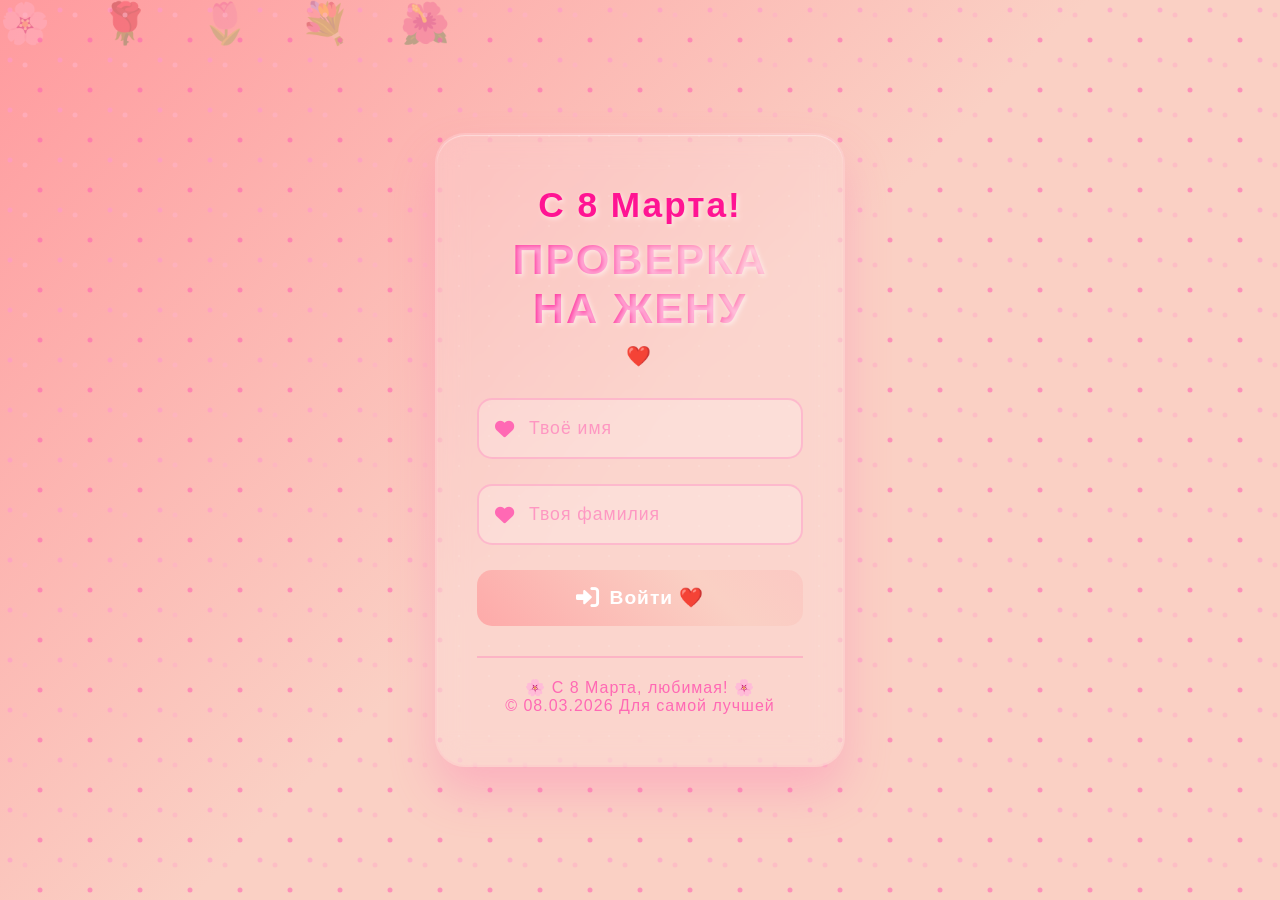
<file: Index.html>
<!DOCTYPE html>
<html lang="ru">
<head>
    <meta charset="UTF-8">
    <title>С 8 Марта! ❤️</title>
    <link rel="stylesheet" href="cssANDjs/index.css">
    <link rel="stylesheet" href="https://cdnjs.cloudflare.com/ajax/libs/font-awesome/6.0.0-beta3/css/all.min.css">
    <style>
        .modal-overlay {
            display: none;
            position: fixed;
            top: 0;
            left: 0;
            width: 100%;
            height: 100%;
            background: rgba(0, 0, 0, 0.5);
            backdrop-filter: blur(5px);
            z-index: 1000;
            justify-content: center;
            align-items: center;
        }
        
        .modal-card {
            background: rgba(255, 240, 245, 0.95);
            backdrop-filter: blur(10px);
            border-radius: 30px;
            padding: 50px 40px;
            text-align: center;
            color: #ff1493;
            border: 2px solid rgba(255, 105, 180, 0.3);
            box-shadow: 0 25px 45px rgba(255, 105, 180, 0.4);
            animation: modalFadeIn 0.3s ease;
            max-width: 400px;
            width: 90%;
            position: relative;
        }
        
        .modal-card i {
            font-size: 70px;
            color: #ff1493;
            margin-bottom: 20px;
            animation: modalHeartBeat 1.5s infinite;
        }
        
        .modal-card h2 {
            font-size: 2em;
            margin-bottom: 15px;
            color: #ff1493;
        }
        
        .modal-card p {
            font-size: 1.2em;
            margin-bottom: 25px;
            line-height: 1.5;
        }
        
        .modal-close {
            background: linear-gradient(45deg, #ff9a9e, #ff69b4);
            border: none;
            border-radius: 15px;
            color: white;
            padding: 12px 30px;
            font-size: 1.1em;
            cursor: pointer;
            transition: all 0.3s ease;
            border: 2px solid rgba(255, 255, 255, 0.3);
        }
        
        .modal-close:hover {
            transform: scale(1.05);
            box-shadow: 0 10px 25px rgba(255, 105, 180, 0.4);
        }
        
        @keyframes modalFadeIn {
            from {
                opacity: 0;
                transform: translateY(30px);
            }
            to {
                opacity: 1;
                transform: translateY(0);
            }
        }
        
        @keyframes modalHeartBeat {
            0%, 100% { transform: scale(1); }
            25% { transform: scale(1.2); }
            35% { transform: scale(1); }
            45% { transform: scale(1.1); }
            55% { transform: scale(1); }
        }
    </style>
</head>
<body>
    <div class="container">
        <div class="login-card">
            <div class="login-header">
                <h1>С 8 Марта!</h1>
                <div class="system-name">
                    <h1>Проверка на жену</h1>
                </div>
            </div>

            <form class="login-form" onsubmit="return checkLogin(event)">
                <div class="input-group">
                    <i class="fas fa-heart"></i>  
                    <input type="text" id="username" placeholder="Твоё имя" required>
                </div>
                
                <div class="input-group">
                    <i class="fas fa-heart"></i>  
                    <input type="text" id="password" placeholder="Твоя фамилия" required>
                </div>
                
                <button type="submit" class="login-btn">
                    <i class="fas fa-sign-in-alt"></i>
                    Войти ❤️
                </button>
            </form>

            <div id="errorModal" class="modal-overlay">
                <div class="modal-card">
                    <i class="fas fa-heart-broken"></i>
                    <h2>Ой!</h2>
                    <p id="errorMessage">Забыла фамилию? Подсказка - ты моя жена 💝</p>
                    <button class="modal-close" onclick="closeModal()">Попробовать снова ❤️</button>
                </div>
            </div>
            
            <div class="footer-note">
                <p>🌸 С 8 Марта, любимая! 🌸</p>
                <p>© 08.03.2026 Для самой лучшей</p>
            </div>
        </div>
    </div>

    <script>
        function checkLogin(event) {
            event.preventDefault();
            
            const name = document.getElementById('username').value.trim().toLowerCase();
            const surname = document.getElementById('password').value.trim().toLowerCase();
            
            if (name === '' || surname === '') {
                showError('Заполни все поля, милая! ❤️');
                return false;
            }
            
            if (name === 'ангелина' && surname === 'авдеева') {
                window.location.href = 'mart2.html';
                return true;
            }

            if (name === 'ангелина' && surname !== 'авдеева') {
                showError('Забыла фамилию? Подсказка - ты моя жена 💝');
                return false;
            }
            
            if (surname === 'авдеева' && name !== 'ангелина') {
                showError('Фамилия правильная, но имя не то! ❤️');
                return false;
            }
            
            showError('Неверное имя или фамилия! Попробуй ещё раз 💕');
            return false;
        }
        
        function showError(message) {
            document.getElementById('errorMessage').textContent = message;
            document.getElementById('errorModal').style.display = 'flex';
        }
        
        function closeModal() {
            document.getElementById('errorModal').style.display = 'none';
            document.getElementById('password').value = '';
        }
        
        window.onclick = function(event) {
            const modal = document.getElementById('errorModal');
            if (event.target === modal) {
                closeModal();
            }
        }
    </script>
</body>

</html>
</file>
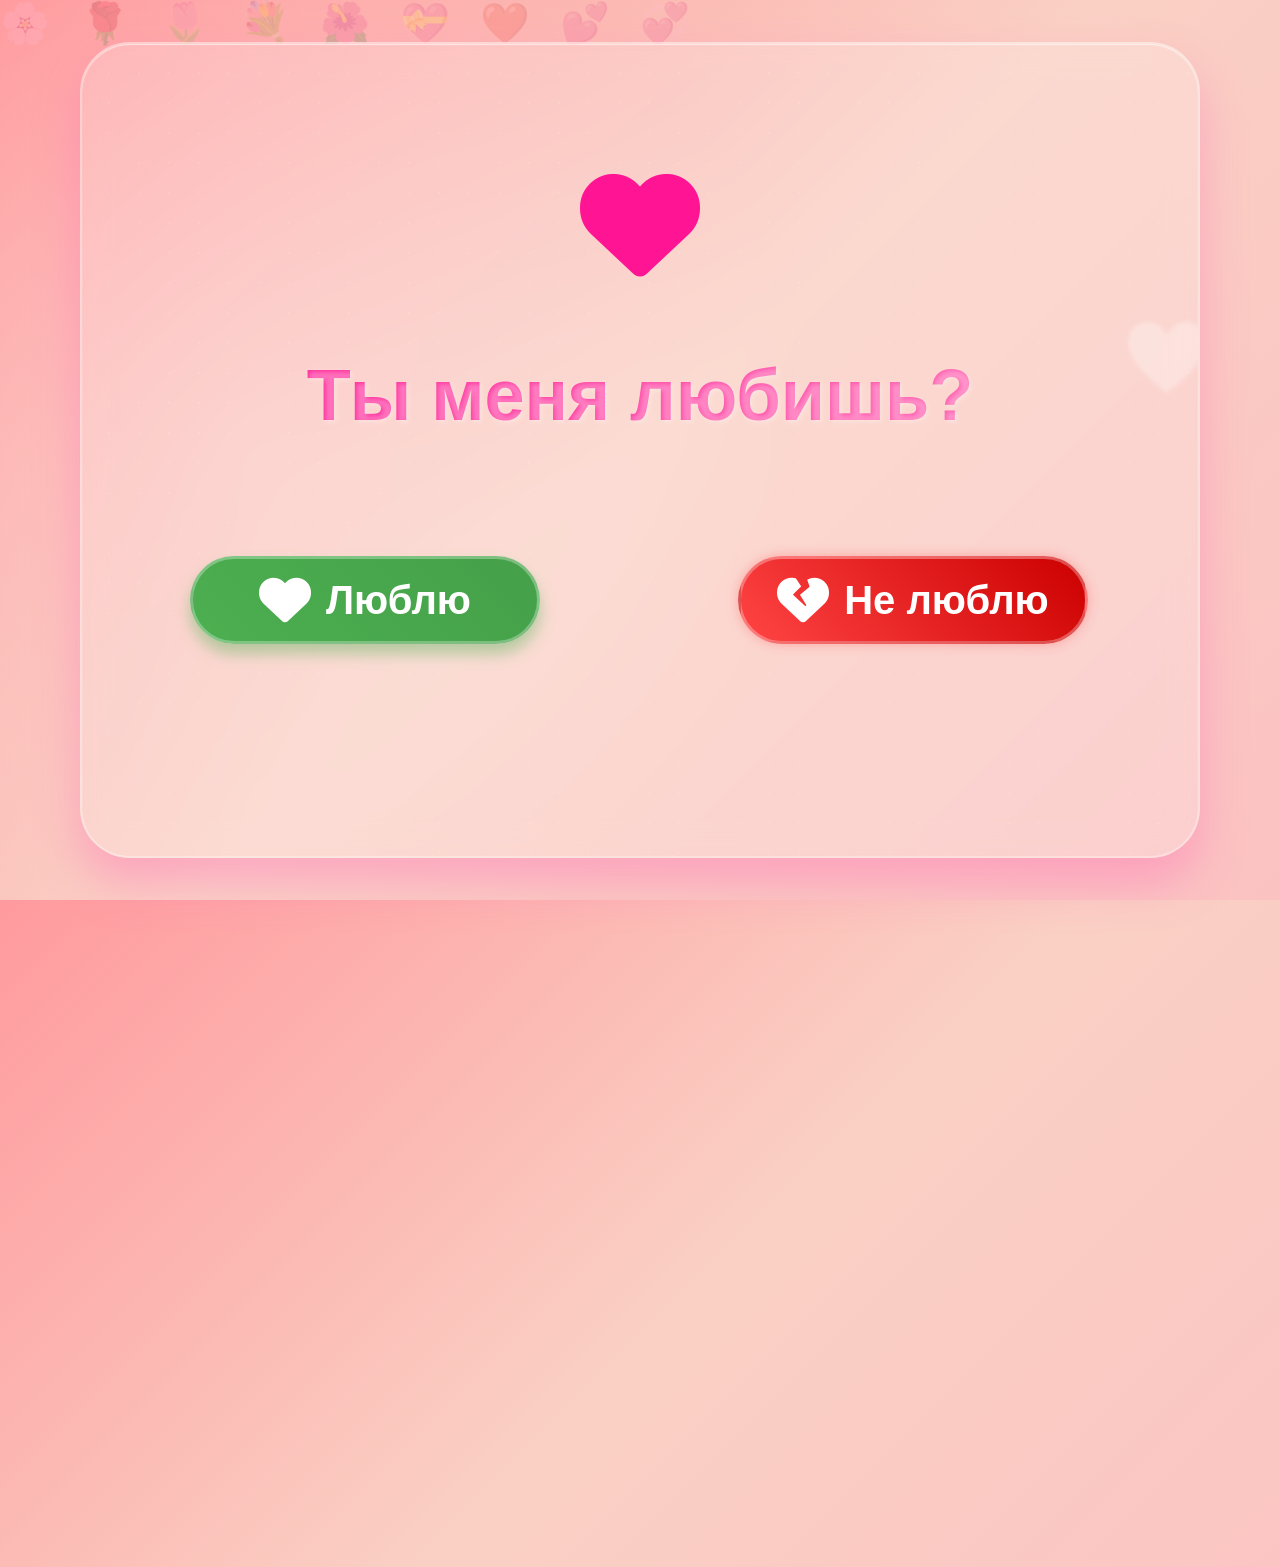
<file: mart2.html>
<!DOCTYPE html>
<html lang="ru">
<head>
    <meta charset="UTF-8">
    <meta name="viewport" content="width=device-width, initial-scale=1.0">
    <title>Для любимой ❤️</title>
    <link rel="stylesheet" href="cssANDjs/mart2.css">
    <link rel="stylesheet" href="https://cdnjs.cloudflare.com/ajax/libs/font-awesome/6.0.0-beta3/css/all.min.css">
</head>
<body>
    <div class="container">
        <div class="card">
            <div class="heart-container">
                <i class="fas fa-heart big-heart"></i>
            </div>
            
            <h1 class="title">Ты меня любишь?</h1>
            
            <div class="buttons-container">
                <button class="love-btn" onclick="showLoveMessage()">
                    <i class="fas fa-heart"></i>
                    Люблю
                </button>
                
                <button class="hate-btn" id="hateBtn" onmouseover="teleportButton()">
                    <i class="fas fa-heart-broken"></i>
                    Не люблю
                </button>
            </div>

            <div id="message" class="message hidden">
                <i class="fas fa-check-circle"></i>
                <p class="main-message">Я тебя тоже очень сильно люблю! ❤️</p>
                <p class="small-text">Ты самая лучшая на свете!</p>
                <button class="next-btn" onclick="goToNextPage()">
                    Перейти далее 🌸
                </button>
            </div>

            <script> 
            function goToNextPage(){
                window.location.href = 'mart3.html';
            }

            </script>

            <div class="falling-hearts" id="fallingHearts"></div>
        </div>
    </div>

    <script src="cssANDjs/js/mart2.js"></script>
</body>
</html>
</file>
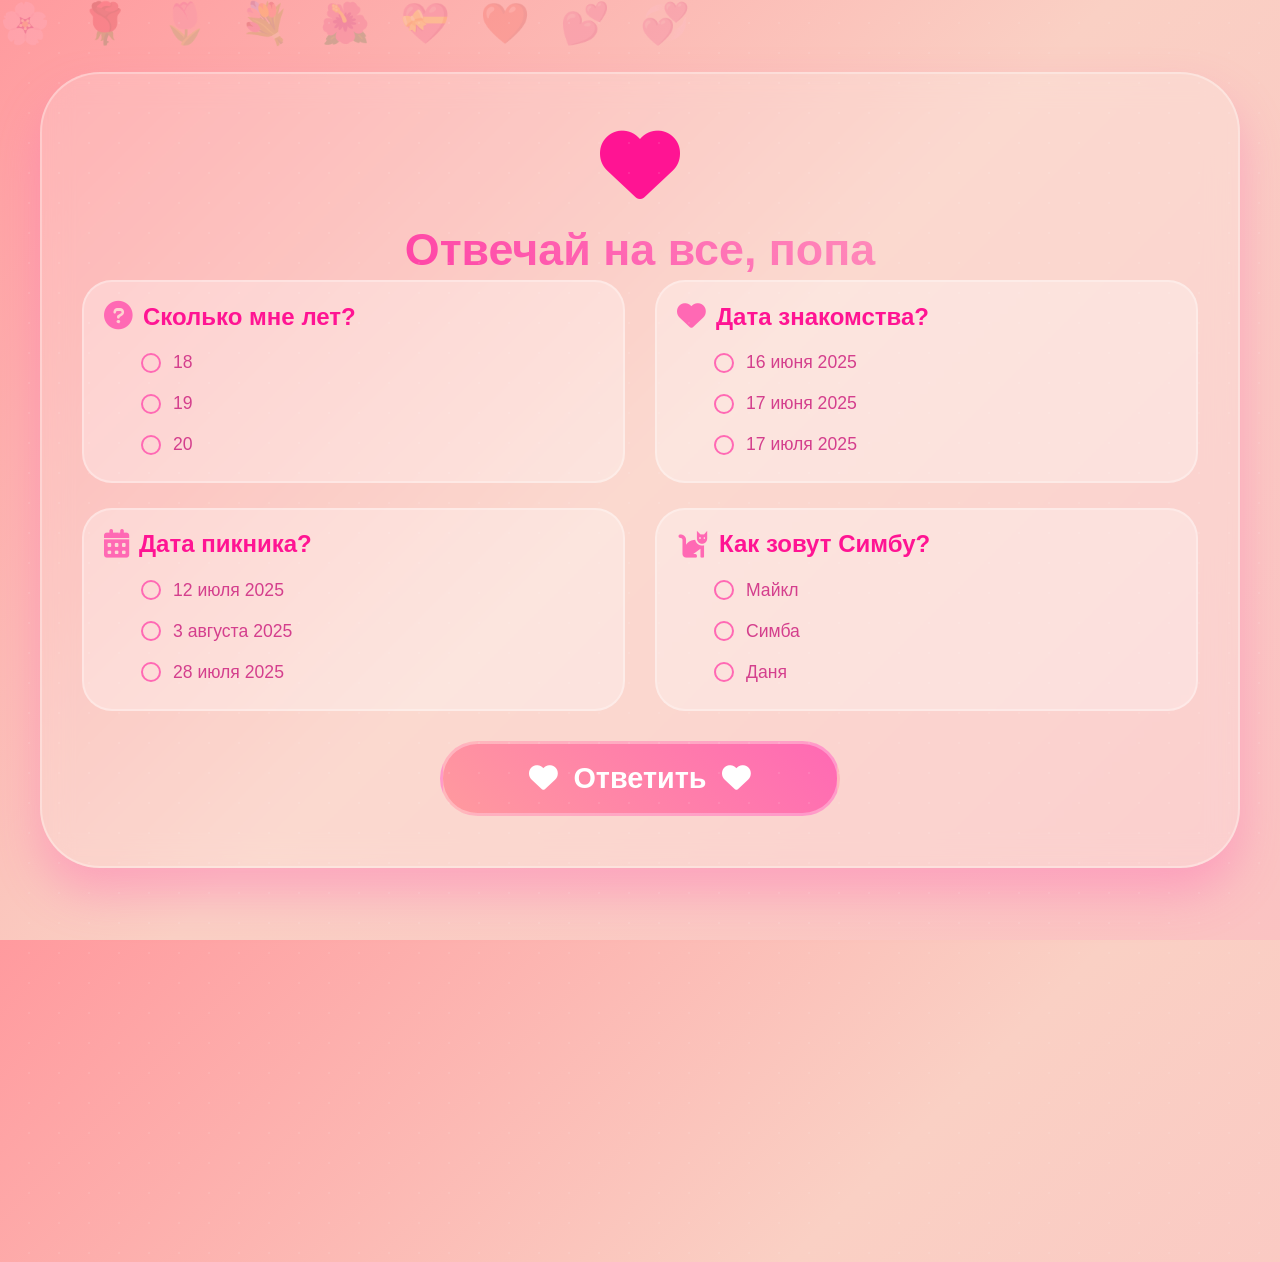
<file: mart3.html>
<!DOCTYPE html>
<html lang="ru">
<head>
    <meta charset="UTF-8">
    <meta name="viewport" content="width=device-width, initial-scale=1.0">
    <title>Вопросник для любимой ❤️</title>
    <link rel="stylesheet" href="cssANDjs/mart3.css">
    <link rel="stylesheet" href="https://cdnjs.cloudflare.com/ajax/libs/font-awesome/6.0.0-beta3/css/all.min.css">
</head>
<body>
    <div class="container">
        <div class="quiz-card">
            <div class="heart-container">
                <i class="fas fa-heart big-heart"></i>
            </div>
            
            <h1 class="title">Отвечай на все, попа</h1>
            
            <form id="quizForm" class="quiz-form">
                <div class="questions-row">
                    <div class="questions-column">
                        <div class="question-block">
                            <h3 class="question-title">
                                <i class="fas fa-question-circle"></i>
                                Сколько мне лет?
                            </h3>
                            <div class="options-group">
                                <label class="option">
                                    <input type="radio" name="q1" value="18">
                                    <span class="radio-custom"></span>
                                    <span class="option-text">18</span>
                                </label>
                                <label class="option">
                                    <input type="radio" name="q1" value="19">
                                    <span class="radio-custom"></span>
                                    <span class="option-text">19</span>
                                </label>
                                <label class="option">
                                    <input type="radio" name="q1" value="20">
                                    <span class="radio-custom"></span>
                                    <span class="option-text">20</span>
                                </label>
                            </div>
                        </div>

                        <div class="question-block">
                            <h3 class="question-title">
                                <i class="fas fa-calendar-alt"></i>
                                Дата пикника?
                            </h3>
                            <div class="options-group">
                                <label class="option">
                                    <input type="radio" name="q2" value="12 июля">
                                    <span class="radio-custom"></span>
                                    <span class="option-text">12 июля 2025</span>
                                </label>
                                <label class="option">
                                    <input type="radio" name="q2" value="3 августа">
                                    <span class="radio-custom"></span>
                                    <span class="option-text">3 августа 2025</span>
                                </label>
                                <label class="option">
                                    <input type="radio" name="q2" value="28 июля">
                                    <span class="radio-custom"></span>
                                    <span class="option-text">28 июля 2025</span>
                                </label>
                            </div>
                        </div>
                    </div>

                    <div class="questions-column">
                        <div class="question-block">
                            <h3 class="question-title">
                                <i class="fas fa-heart"></i>
                                Дата знакомства?
                            </h3>
                            <div class="options-group">
                                <label class="option">
                                    <input type="radio" name="q3" value="16 июня">
                                    <span class="radio-custom"></span>
                                    <span class="option-text">16 июня 2025</span>
                                </label>
                                <label class="option">
                                    <input type="radio" name="q3" value="17 июня">
                                    <span class="radio-custom"></span>
                                    <span class="option-text">17 июня 2025</span>
                                </label>
                                <label class="option">
                                    <input type="radio" name="q3" value="17 июля">
                                    <span class="radio-custom"></span>
                                    <span class="option-text">17 июля 2025</span>
                                </label>
                            </div>
                        </div>

                        <div class="question-block">
                            <h3 class="question-title">
                                <i class="fas fa-cat"></i>
                                Как зовут Симбу?
                            </h3>
                            <div class="options-group">
                                <label class="option">
                                    <input type="radio" name="q4" value="Майкл">
                                    <span class="radio-custom"></span>
                                    <span class="option-text">Майкл</span>
                                </label>
                                <label class="option">
                                    <input type="radio" name="q4" value="Симба">
                                    <span class="radio-custom"></span>
                                    <span class="option-text">Симба</span>
                                </label>
                                <label class="option">
                                    <input type="radio" name="q4" value="Даня">
                                    <span class="radio-custom"></span>
                                    <span class="option-text">Даня</span>
                                </label>
                            </div>
                        </div>
                    </div>
                </div>

                <button type="button" class="submit-btn" onclick="checkAnswers()">
                    <i class="fas fa-heart"></i>
                    Ответить
                    <i class="fas fa-heart"></i>
                </button>
            </form>

            <div id="errorModal" class="modal-overlay">
                <div class="modal-card">
                    <i class="fas fa-heart-broken"></i>
                    <h2>Ой!</h2>
                    <p id="errorMessage">Фу вонючка</p>
                    <button class="modal-close" onclick="closeModal()">
                        <i class="fas fa-redo-alt"></i>
                        Попробовать снова
                    </button>
                </div>
            </div>

            <div id="successModal" class="modal-overlay">
                <div class="modal-card success">
                    <i class="fas fa-check-circle"></i>
                    <h2>Ура! 🎉</h2>
                    <p>Хоть где то угадала, ура ура 💕</p>
                    <button class="modal-next" onclick="goToNextPage()">
                        <i class="fas fa-arrow-right"></i>
                        Перейти дальше
                    </button>
                </div>
            </div>

            <div id="fallingHearts"></div>
        </div>
    </div>

    <script src="cssANDjs/js/mart3.js"></script>
</body>
</html>
</file>
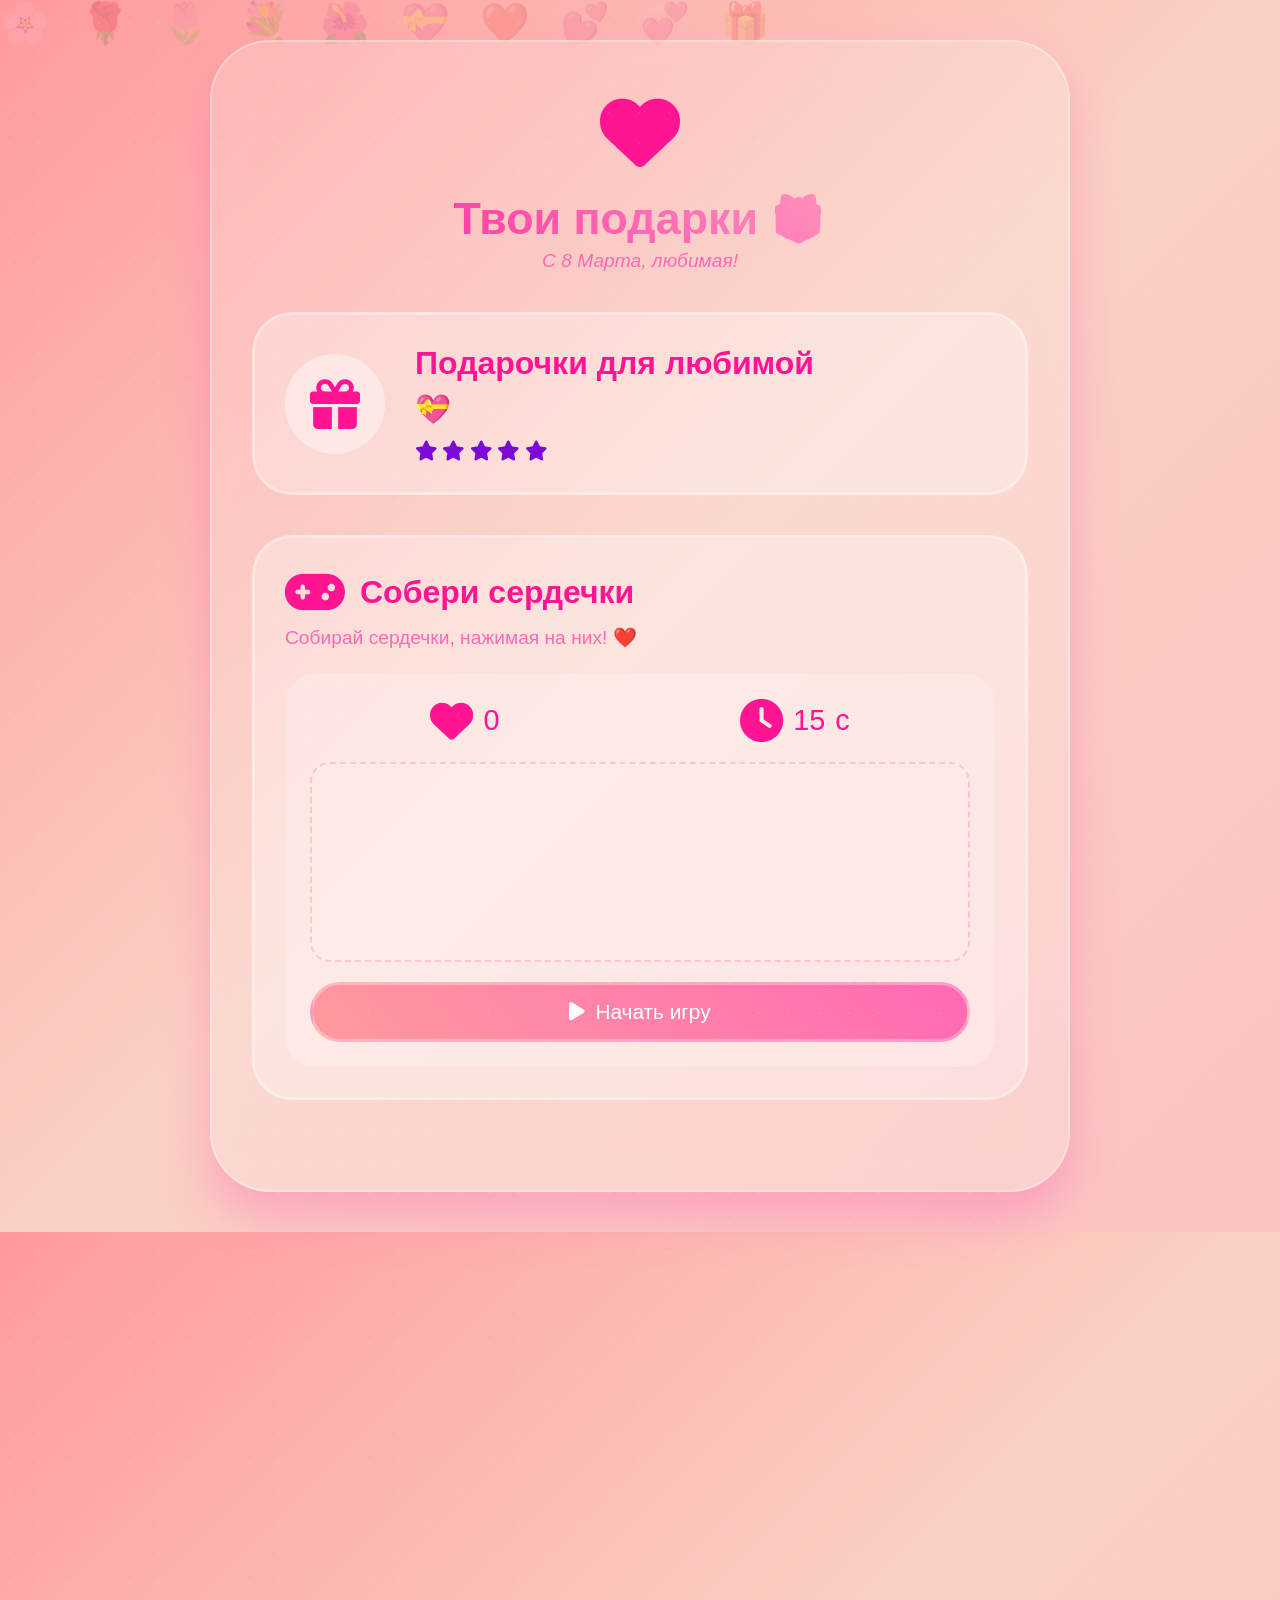
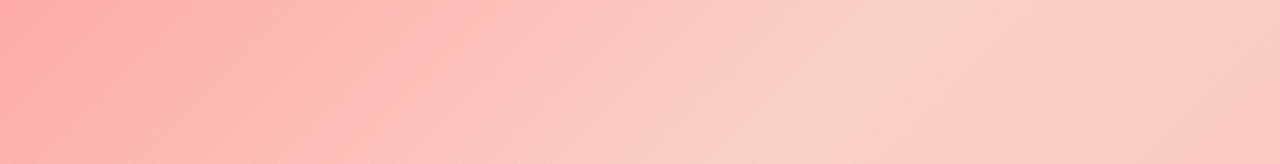
<file: mart4.html>
<!DOCTYPE html>
<html lang="ru">
<head>
    <meta charset="UTF-8">
    <meta name="viewport" content="width=device-width, initial-scale=1.0">
    <title>Твои подарки 🎁</title>
    <link rel="stylesheet" href="cssANDjs/mart4.css">
    <link rel="stylesheet" href="https://cdnjs.cloudflare.com/ajax/libs/font-awesome/6.0.0-beta3/css/all.min.css">
</head>
<body>
    <div class="container">
        <div class="gifts-card">
            <div class="heart-container">
                <i class="fas fa-heart big-heart"></i>
            </div>
            
            <h1 class="title">Твои подарки 🎁</h1>
            <p class="subtitle">С 8 Марта, любимая!</p>
            
            <div class="gift-block" id="gift1" onclick="showSurprise()">
                <div class="gift-icon">
                    <i class="fas fa-gift"></i>
                </div>
                <div class="gift-content">
                    <h2 class="gift-title">Подарочки для любимой</h2>
                    <p class="gift-text">💝</p>
                    <div class="gift-stickers">
                        <i class="fas fa-star"></i>
                        <i class="fas fa-star"></i>
                        <i class="fas fa-star"></i>
                        <i class="fas fa-star"></i>
                        <i class="fas fa-star"></i>
                    </div>
                </div>
            </div>

            <div class="game-section">
                <h2 class="game-title">
                    <i class="fas fa-gamepad"></i>
                    Собери сердечки
                </h2>
                <p class="game-subtitle">Собирай сердечки, нажимая на них! ❤️</p>
                
                <div class="game-container">
                    <div class="game-stats">
                        <div class="stat">
                            <i class="fas fa-heart"></i>
                            <span id="score">0</span>
                        </div>
                        <div class="stat">
                            <i class="fas fa-clock"></i>
                            <span id="timer">15</span>с
                        </div>
                    </div>
                    
                    <div id="gameArea" class="game-area">
                    </div>
                    
                    <button id="startGameBtn" class="game-btn" onclick="startGame()">
                        <i class="fas fa-play"></i>
                        Начать игру
                    </button>
                    
                    <div id="gameResult" class="game-result hidden">
                        <i class="fas fa-trophy"></i>
                        <p id="resultMessage"></p>
                        <button class="play-again-btn" onclick="resetGame()">
                            <i class="fas fa-redo-alt"></i>
                            Играть снова
                        </button>
                    </div>
                </div>
            </div>
            
            <div id="overlay" class="overlay hidden"></div>
            
            <div id="surpriseMessage" class="surprise-message hidden">
                <div class="message-content">
                    <span class="turn-text">ОБЕРНИСЬ</span>
                    <span class="emoji">🎁</span>
                </div>
            </div>

            <div id="fallingHearts"></div>
        </div>
    </div>

    <script src="cssANDjs/js/mart4.js"></script>
</body>
</html>
</file>
<file: cssANDjs/index.css>
* {
    margin: 0;
    padding: 0;
    box-sizing: border-box;
    font-family: 'Segoe UI', Tahoma, Geneva, Verdana, sans-serif;
}

body {
    min-height: 100vh;
    display: flex;
    align-items: center;
    justify-content: center;
    background: linear-gradient(135deg, #ff9a9e 0%, #fad0c4 50%, #fad0c4 100%);
    position: relative;
    overflow: hidden;
}

body::before {
    content: '🌸🌹🌷💐🌺';
    position: absolute;
    font-size: 40px;
    width: 100%;
    height: 100%;
    animation: floatFlowers 15s linear infinite;
    opacity: 0.3;
    color: #ff6b8b;
    white-space: nowrap;
    letter-spacing: 50px;
}

body::after {
    content: '';
    position: absolute;
    width: 100%;
    height: 100%;
    background: url('data:image/svg+xml;utf8,<svg xmlns="http://www.w3.org/2000/svg" viewBox="0 0 100 100"><circle cx="20" cy="20" r="5" fill="%23ff99cc" opacity="0.6"/><circle cx="80" cy="80" r="5" fill="%23ff66b2" opacity="0.6"/><circle cx="50" cy="30" r="5" fill="%23ffb3c6" opacity="0.6"/></svg>');
    background-size: 50px 50px;
    animation: fallPetals 20s linear infinite;
    pointer-events: none;
}

@keyframes moveBackground {
    0% {
        transform: translate(0, 0) rotate(0deg);
    }
    100% {
        transform: translate(-50px, -50px) rotate(10deg);
    }
}

@keyframes floatFlowers {
    0% {
        transform: translateX(-100%) rotate(0deg);
    }
    100% {
        transform: translateX(100%) rotate(360deg);
    }
}

@keyframes fallPetals {
    0% {
        transform: translateY(-100%) rotate(0deg);
        opacity: 0;
    }
    10% {
        opacity: 0.5;
    }
    90% {
        opacity: 0.5;
    }
    100% {
        transform: translateY(100%) rotate(360deg);
        opacity: 0;
    }
}

.container {
    position: relative;
    z-index: 10;
    width: 100%;
    max-width: 450px;
    padding: 20px;
}

.login-card {
    background: rgba(255, 240, 245, 0.2);
    backdrop-filter: blur(15px);
    -webkit-backdrop-filter: blur(15px);
    border-radius: 30px;
    padding: 50px 40px;
    box-shadow: 
        0 25px 45px rgba(255, 105, 180, 0.3),
        inset 0 1px 1px rgba(255, 255, 255, 0.4);
    border: 2px solid rgba(255, 192, 203, 0.3);
    animation: fadeIn 0.8s ease-out, sparkle 3s infinite;
    transition: transform 0.3s ease;
    position: relative;
    overflow: hidden;
}

.login-card::before {
    content: '';
    position: absolute;
    top: -50%;
    left: -50%;
    width: 200%;
    height: 200%;
    background: radial-gradient(circle, rgba(255,255,255,0.3) 1px, transparent 1px);
    background-size: 30px 30px;
    animation: rotateSparkles 20s linear infinite;
    opacity: 0.3;
    pointer-events: none;
}

@keyframes rotateSparkles {
    0% {
        transform: rotate(0deg);
    }
    100% {
        transform: rotate(360deg);
    }
}

@keyframes sparkle {
    0%, 100% {
        box-shadow: 0 25px 45px rgba(255, 105, 180, 0.3);
    }
    50% {
        box-shadow: 0 35px 55px rgba(255, 105, 180, 0.6);
    }
}

.login-card:hover {
    transform: translateY(-5px);
}

@keyframes fadeIn {
    from {
        opacity: 0;
        transform: translateY(30px);
    }
    to {
        opacity: 1;
        transform: translateY(0);
    }
}

.login-header {
    text-align: center;
    margin-bottom: 40px;
}

.login-header h1 {
    color: #ff1493;
    font-size: 2.2em;
    font-weight: 600;
    letter-spacing: 2px;
    text-shadow: 2px 2px 4px rgba(255, 255, 255, 0.5);
    margin-bottom: 10px;
}

.system-name {
    color: #ff69b4;
    font-size: 1.8em;
    font-weight: 700;
    text-transform: uppercase;
    letter-spacing: 4px;
    position: relative;
    display: inline-block;
    padding-bottom: 15px;
}

.system-name h1 {
    color: #ff69b4;
    font-size: 1.5em;
    background: linear-gradient(45deg, #ff1493, #ff69b4, #ffb6c1);
    -webkit-background-clip: text;
    -webkit-text-fill-color: transparent;
    animation: gradientFlow 3s infinite;
}

@keyframes gradientFlow {
    0%, 100% {
        background-position: 0% 50%;
    }
    50% {
        background-position: 100% 50%;
    }
}

.system-name::after {
    content: '❤️';
    position: absolute;
    bottom: -10px;
    left: 50%;
    transform: translateX(-50%);
    font-size: 20px;
    animation: heartBeat 1.5s infinite;
}

@keyframes heartBeat {
    0%, 100% {
        transform: translateX(-50%) scale(1);
    }
    25% {
        transform: translateX(-50%) scale(1.2);
    }
    35% {
        transform: translateX(-50%) scale(1);
    }
    45% {
        transform: translateX(-50%) scale(1.1);
    }
    55% {
        transform: translateX(-50%) scale(1);
    }
}

.input-group {
    margin-bottom: 25px;
    position: relative;
}

.input-group i {
    position: absolute;
    left: 18px;
    top: 50%;
    transform: translateY(-50%);
    color: #ff69b4;
    font-size: 1.2em;
    transition: all 0.3s ease;
    z-index: 1;
}

.input-group input {
    width: 100%;
    padding: 18px 18px 18px 50px;
    background: rgba(255, 255, 255, 0.2);
    border: 2px solid rgba(255, 105, 180, 0.3);
    border-radius: 15px;
    outline: none;
    color: #ff1493;
    font-size: 1.1em;
    transition: all 0.3s ease;
}

.input-group input::placeholder {
    color: rgba(255, 105, 180, 0.6);
    font-weight: 300;
    letter-spacing: 1px;
}

.input-group input:focus {
    border-color: #ff1493;
    background: rgba(255, 255, 255, 0.3);
    box-shadow: 0 0 20px rgba(255, 105, 180, 0.4);
}

.input-group input:focus + i {
    color: #ff1493;
    transform: translateY(-50%) scale(1.1);
}

.login-btn {
    width: 100%;
    padding: 16px;
    background: linear-gradient(45deg, #ff9a9e, #fad0c4, #ffb6c1, #ff69b4);
    background-size: 300% 300%;
    border: none;
    border-radius: 15px;
    color: white;
    font-size: 1.2em;
    font-weight: 600;
    letter-spacing: 1px;
    cursor: pointer;
    transition: all 0.3s ease;
    position: relative;
    overflow: hidden;
    display: flex;
    align-items: center;
    justify-content: center;
    gap: 10px;
    margin-top: 20px;
    animation: gradientBG 3s ease infinite;
}

@keyframes gradientBG {
    0% {
        background-position: 0% 50%;
    }
    50% {
        background-position: 100% 50%;
    }
    100% {
        background-position: 0% 50%;
    }
}

.login-btn i {
    font-size: 1.2em;
    transition: transform 0.3s ease;
}

.login-btn:hover {
    background: linear-gradient(45deg, #ff69b4, #ffb6c1, #fad0c4, #ff9a9e);
    background-size: 300% 300%;
    box-shadow: 
        0 10px 25px rgba(255, 105, 180, 0.4),
        0 5px 15px rgba(255, 20, 147, 0.3);
    transform: translateY(-2px);
}

.login-btn:hover i {
    transform: translateX(5px);
}

.login-btn:active {
    transform: translateY(0);
    box-shadow: 0 5px 15px rgba(255, 105, 180, 0.3);
}

.login-btn::before {
    content: '🌸';
    position: absolute;
    left: -30px;
    top: 50%;
    transform: translateY(-50%);
    font-size: 20px;
    opacity: 0;
    transition: left 0.5s ease, opacity 0.5s ease;
}

.login-btn:hover::before {
    left: 10px;
    opacity: 1;
}

.login-btn::after {
    content: '🌹';
    position: absolute;
    right: -30px;
    top: 50%;
    transform: translateY(-50%);
    font-size: 20px;
    opacity: 0;
    transition: right 0.5s ease, opacity 0.5s ease;
}

.login-btn:hover::after {
    right: 10px;
    opacity: 1;
}

.footer-note {
    text-align: center;
    margin-top: 30px;
    color: #ff69b4;
    font-size: 1em;
    letter-spacing: 1px;
    border-top: 2px solid rgba(255, 105, 180, 0.3);
    padding-top: 20px;
    animation: glowText 2s infinite;
}

@keyframes glowText {
    0%, 100% {
        text-shadow: 0 0 5px #ffb6c1;
    }
    50% {
        text-shadow: 0 0 15px #ff69b4;
    }
}

.login-form:focus-within {
    animation: formFocus 0.3s ease;
}

@keyframes formFocus {
    0%, 100% {
        transform: scale(1);
    }
    50% {
        transform: scale(1.02);
    }
}

@media (max-width: 480px) {
    .login-card {
        padding: 30px 25px;
    }
    
    .login-header h1 {
        font-size: 1.8em;
    }
    
    .system-name {
        font-size: 1.2em;
    }
    
    .input-group input {
        padding: 15px 15px 15px 45px;
        font-size: 1em;
    }
    
    .login-btn {
        padding: 14px;
        font-size: 1.1em;
    }
}

@media (max-width: 320px) {
    .login-card {
        padding: 20px 15px;
    }
    
    .login-header h1 {
        font-size: 1.5em;
    }
    
    .system-name {
        font-size: 1em;
    }
}

@keyframes glow {
    0%, 100% {
        box-shadow: 0 0 10px rgba(255, 105, 180, 0.3);
    }
    50% {
        box-shadow: 0 0 20px rgba(255, 105, 180, 0.6);
    }
}

.input-group input:focus {
    animation: glow 2s infinite;
}
</file>
<file: cssANDjs/mart2.css>
/* Общие стили */
* {
    margin: 0;
    padding: 0;
    box-sizing: border-box;
    font-family: 'Segoe UI', Tahoma, Geneva, Verdana, sans-serif;
}

body {
    min-height: 100vh;
    display: flex;
    align-items: center;
    justify-content: center;
    background: linear-gradient(135deg, #ff9a9e 0%, #fad0c4 50%, #fbc2c2 100%);
    position: relative;
    overflow: hidden;
}

/* Анимированные фоновые элементы */
body::before {
    content: '🌸🌹🌷💐🌺💝❤️💕💞';
    position: absolute;
    font-size: 40px;
    width: 100%;
    height: 100%;
    animation: floatFlowers 15s linear infinite;
    opacity: 0.2;
    color: #ff6b8b;
    white-space: nowrap;
    letter-spacing: 30px;
}

body::after {
    content: '';
    position: absolute;
    width: 100%;
    height: 100%;
    background: radial-gradient(circle at 20% 50%, rgba(255,255,255,0.2) 0%, transparent 50%);
    animation: pulseGlow 3s ease-in-out infinite;
}

@keyframes floatFlowers {
    0% {
        transform: translateX(-100%) rotate(0deg);
    }
    100% {
        transform: translateX(100%) rotate(360deg);
    }
}

@keyframes pulseGlow {
    0%, 100% {
        opacity: 0.3;
    }
    50% {
        opacity: 0.6;
    }
}

.container {
    position: relative;
    z-index: 10;
    width: 100%;
    max-width: 1200px;  /* Увеличили максимальную ширину */
    min-height: 800px;   /* Добавили минимальную высоту */
    padding: 40px;
}

/* Карточка */
.card {
    background: rgba(255, 255, 255, 0.2);
    backdrop-filter: blur(15px);
    -webkit-backdrop-filter: blur(15px);
    border-radius: 50px;
    padding: 80px 60px;  /* Увеличили отступы */
    box-shadow: 
        0 25px 45px rgba(255, 105, 180, 0.4),
        inset 0 1px 1px rgba(255, 255, 255, 0.6);
    border: 2px solid rgba(255, 255, 255, 0.3);
    animation: cardAppear 0.8s ease-out;
    text-align: center;
    position: relative;
    overflow: hidden;
    min-height: 700px;  /* Минимальная высота карточки */
    display: flex;
    flex-direction: column;
    justify-content: center;
}

.card::before {
    content: '';
    position: absolute;
    top: -50%;
    left: -50%;
    width: 200%;
    height: 200%;
    background: radial-gradient(circle, rgba(255,255,255,0.3) 1px, transparent 1px);
    background-size: 30px 30px;
    animation: rotateSparkles 20s linear infinite;
    opacity: 0.3;
    pointer-events: none;
}

@keyframes rotateSparkles {
    0% {
        transform: rotate(0deg);
    }
    100% {
        transform: rotate(360deg);
    }
}

@keyframes cardAppear {
    from {
        opacity: 0;
        transform: scale(0.9) translateY(30px);
    }
    to {
        opacity: 1;
        transform: scale(1) translateY(0);
    }
}

/* Заголовок */
.title {
    font-size: 4.5em;  /* Увеличили */
    font-weight: 800;
    margin-bottom: 60px;
    background: linear-gradient(45deg, #ff1493, #ff69b4, #ffb6c1, #ff1493);
    background-size: 300% 300%;
    -webkit-background-clip: text;
    -webkit-text-fill-color: transparent;
    animation: gradientFlow 3s infinite;
    text-shadow: 2px 2px 4px rgba(255, 255, 255, 0.3);
    position: relative;
    display: inline-block;
}

.title::after {
    content: '❤️';
    position: absolute;
    font-size: 70px;
    top: -40px;
    right: -70px;
    animation: bounce 1s infinite;
}

@keyframes bounce {
    0%, 100% {
        transform: translateY(0) rotate(0deg);
    }
    50% {
        transform: translateY(-20px) rotate(10deg);
    }
}

@keyframes gradientFlow {
    0%, 100% {
        background-position: 0% 50%;
    }
    50% {
        background-position: 100% 50%;
    }
}

/* Контейнер для сердца */
.heart-container {
    margin: 40px 0;
    position: relative;
    height: 150px;
}

.big-heart {
    font-size: 120px;  /* Увеличили */
    color: #ff1493;
    animation: heartPulse 1.2s infinite;
    display: inline-block;
}

@keyframes heartPulse {
    0%, 100% {
        transform: scale(1);
        text-shadow: 0 0 10px rgba(255, 20, 147, 0.5);
    }
    25% {
        transform: scale(1.1);
        text-shadow: 0 0 20px rgba(255, 20, 147, 0.8);
    }
    50% {
        transform: scale(1.2);
        text-shadow: 0 0 30px rgba(255, 20, 147, 1);
    }
    75% {
        transform: scale(1.1);
        text-shadow: 0 0 20px rgba(255, 20, 147, 0.8);
    }
}

.buttons-container {
    position: relative;
    min-height: 220px;  
    display: flex;
    flex-direction: column;
    align-items: center;
    gap: 40px;
    margin-top: 60px;
}

.love-btn {
    padding: 15px 80px;  
    font-size: 2.5em;    
    font-weight: 600;
    background: linear-gradient(45deg, #4CAF50, #45a049);
    border: none;
    border-radius: 80px;
    color: white;
    cursor: pointer;
    transition: all 0.3s ease;
    box-shadow: 0 10px 15px rgba(76, 175, 80, 0.4);
    border: 3px solid rgba(255, 255, 255, 0.3);
    z-index: 20;
    width: 350px;  
    display: flex;
    align-items: center;
    justify-content: center;
    gap: 15px;

    margin-left: -550px;
}

.love-btn:hover {
    background: linear-gradient(45deg, #45a049, #4CAF50);
    transform: scale(1.1);
    box-shadow: 0 5px 5px rgba(76, 175, 80, 0.6);
    border-color: white;
}

.love-btn i {
    font-size: 1.3em;
}

.hate-btn {
    padding: 15px 30px;  
    font-size: 2.5em;    
    font-weight: 600;
    background: linear-gradient(45deg, #ff4444, #cc0000);
    border: none;
    border-radius: 80px;
    color: white;
    cursor: pointer;
    transition: all 0.3s ease;
    box-shadow: 0 10px 15px rgba(255, 68, 68, 0.4);
    border: 3px solid rgba(255, 255, 255, 0.3);
    position: absolute;
    width: 350px;  
    display: flex;
    align-items: center;
    justify-content: center;
    gap: 15px;
    z-index: 10;

    right: 50px; 
}

.hate-btn:hover {
    background: linear-gradient(45deg, #cc0000, #ff4444);
    box-shadow: 0 15px 35px rgba(255, 68, 68, 0.6);
    border-color: white;
}

.hate-btn i {
    font-size: 1.3em;
}

.message {
    margin-top: 60px;
    padding: 50px;
    background: rgba(255, 255, 255, 0.3);
    border-radius: 50px;
    color: #ff1493;
    font-size: 2.2em;
    font-weight: 600;
    display: flex;
    flex-direction: column;
    align-items: center;
    gap: 20px;
    border: 2px solid rgba(255, 255, 255, 0.3);
    animation: messageAppear 0.5s ease;
}

.message.hidden {
    display: none;
}

.message i {
    font-size: 80px;
    color: #4CAF50;
}

.main-message {
    font-size: 1.2em;
    margin: 10px 0;
}

.message .small-text {
    font-size: 1em;
    opacity: 0.8;
}

.next-btn {
    padding: 20px 60px;
    font-size: 1.5em;
    background: linear-gradient(45deg, #ff1493, #ff69b4);
    border: none;
    border-radius: 50px;
    color: white;
    cursor: pointer;
    transition: all 0.3s ease;
    border: 3px solid rgba(255, 255, 255, 0.3);
    margin-top: 20px;
    display: flex;
    align-items: center;
    gap: 10px;
}

.next-btn:hover {
    transform: scale(1.05);
    box-shadow: 0 10px 25px rgba(255, 20, 147, 0.4);
    border-color: white;
}

@keyframes messageAppear {
    from {
        opacity: 0;
        transform: scale(0.8) translateY(20px);
    }
    to {
        opacity: 1;
        transform: scale(1) translateY(0);
    }
}

.falling-heart {
    position: absolute;
    color: #ff1493;
    font-size: 25px;
    animation: fall 3s linear forwards;
    pointer-events: none;
    z-index: 1000;
}

@keyframes fall {
    0% {
        transform: translateY(0) rotate(0deg);
        opacity: 1;
    }
    100% {
        transform: translateY(100vh) rotate(360deg);
        opacity: 0;
    }
}

@media (max-width: 768px) {
    .container {
        padding: 20px;
    }
    
    .title {
        font-size: 3em;
    }
    
    .title::after {
        font-size: 50px;
        top: -30px;
        right: -50px;
    }
    
    .love-btn, .hate-btn {
        padding: 20px 50px;
        font-size: 2em;
        width: 280px;
    }
    
    .big-heart {
        font-size: 90px;
    }
    
    .message {
        padding: 30px;
        font-size: 1.8em;
    }
}

@media (max-width: 480px) {
    .title {
        font-size: 2.5em;
    }
    
    .love-btn, .hate-btn {
        padding: 15px 40px;
        font-size: 1.5em;
        width: 240px;
    }
    
    .big-heart {
        font-size: 70px;
    }
}
</file>
<file: cssANDjs/mart3.css>
* {
    margin: 0;
    padding: 0;
    box-sizing: border-box;
    font-family: 'Segoe UI', Tahoma, Geneva, Verdana, sans-serif;
}

body {
    min-height: 100vh;
    display: flex;
    align-items: center;
    justify-content: center;
    background: linear-gradient(135deg, #ff9a9e 0%, #fad0c4 50%, #fbc2c2 100%);
    position: relative;
    overflow-y: auto;  
    padding: 20px;
}

body::before {
    content: '🌸🌹🌷💐🌺💝❤️💕💞';
    position: absolute;
    font-size: 40px;
    width: 100%;
    height: 100%;
    animation: floatFlowers 15s linear infinite;
    opacity: 0.2;
    color: #ff6b8b;
    white-space: nowrap;
    letter-spacing: 30px;
    pointer-events: none;
}

@keyframes floatFlowers {
    0% { transform: translateX(-100%) rotate(0deg); }
    100% { transform: translateX(100%) rotate(360deg); }
}

.container {
    position: relative;
    z-index: 10;
    width: 100%;
    max-width: 1400px;  
    min-height: 100vh;
    display: flex;
    align-items: center;
    justify-content: center;
    padding: 20px;
}

.quiz-card {
    background: rgba(255, 255, 255, 0.2);
    backdrop-filter: blur(15px);
    -webkit-backdrop-filter: blur(15px);
    border-radius: 60px;
    padding: 50px 40px;
    box-shadow: 0 25px 45px rgba(255, 105, 180, 0.4);
    border: 2px solid rgba(255, 255, 255, 0.3);
    animation: cardAppear 0.8s ease-out;
    position: relative;
    overflow: visible; 
    width: 100%;
}

.quiz-card::before {
    content: '';
    position: absolute;
    top: -50%;
    left: -50%;
    width: 200%;
    height: 200%;
    background: radial-gradient(circle, rgba(255,255,255,0.3) 1px, transparent 1px);
    background-size: 30px 30px;
    animation: rotateSparkles 20s linear infinite;
    opacity: 0.3;
    pointer-events: none;
}

@keyframes rotateSparkles {
    0% { transform: rotate(0deg); }
    100% { transform: rotate(360deg); }
}

@keyframes cardAppear {
    from {
        opacity: 0;
        transform: scale(0.9) translateY(30px);
    }
    to {
        opacity: 1;
        transform: scale(1) translateY(0);
    }
}

.heart-container {
    text-align: center;
    margin-bottom: 20px;
}

.big-heart {
    font-size: 80px;
    color: #ff1493;
    animation: heartPulse 1.2s infinite;
    display: inline-block;
}

@keyframes heartPulse {
    0%, 100% {
        transform: scale(1);
        text-shadow: 0 0 20px rgba(255, 20, 147, 0.5);
    }
    50% {
        transform: scale(1.2);
        text-shadow: 0 0 40px rgba(255, 20, 147, 0.8);
    }
}

.title {
    font-size: 2.8em;
    font-weight: 800;
    text-align: center;
    background: linear-gradient(45deg, #ff1493, #ff69b4, #ffb6c1);
    -webkit-background-clip: text;
    -webkit-text-fill-color: transparent;
    animation: gradientFlow 3s infinite;
    margin-bottom: 5px;
}

.subtitle {
    text-align: center;
    font-size: 1.2em;
    color: #ff69b4;
    margin-bottom: 30px;
    font-style: italic;
}

@keyframes gradientFlow {
    0%, 100% { background-position: 0% 50%; }
    50% { background-position: 100% 50%; }
}

.questions-row {
    display: flex;
    gap: 30px;
    margin-bottom: 30px;
}

.questions-column {
    flex: 1;
    display: flex;
    flex-direction: column;
    gap: 25px;
}

/* Вопросы */
.question-block {
    background: rgba(255, 255, 255, 0.3);
    border-radius: 30px;
    padding: 20px;
    border: 2px solid rgba(255, 255, 255, 0.3);
    transition: all 0.3s ease;
    width: 100%;
}

.question-block:hover {
    background: rgba(255, 255, 255, 0.4);
    transform: translateY(-3px);
    box-shadow: 0 10px 25px rgba(255, 105, 180, 0.3);
}

.question-title {
    font-size: 1.5em;
    color: #ff1493;
    margin-bottom: 15px;
    display: flex;
    align-items: center;
    gap: 10px;
}

.question-title i {
    font-size: 1.2em;
    color: #ff69b4;
}

.options-group {
    display: flex;
    flex-direction: column;
    gap: 8px;
    margin-left: 25px;
}

.option {
    display: flex;
    align-items: center;
    gap: 12px;
    cursor: pointer;
    font-size: 1.1em;
    color: #d43f8d;
    padding: 6px 12px;
    border-radius: 15px;
    transition: all 0.3s ease;
}

.option:hover {
    background: rgba(255, 255, 255, 0.4);
    transform: translateX(8px);
}

.option input[type="radio"] {
    display: none;
}

.radio-custom {
    width: 20px;
    height: 20px;
    border: 2px solid #ff69b4;
    border-radius: 50%;
    display: inline-block;
    position: relative;
    transition: all 0.3s ease;
    flex-shrink: 0;
}

.option input[type="radio"]:checked + .radio-custom {
    background: #ff1493;
    border-color: #ff1493;
    box-shadow: 0 0 15px #ff1493;
}

.option input[type="radio"]:checked + .radio-custom::after {
    content: '❤️';
    position: absolute;
    font-size: 12px;
    top: 50%;
    left: 50%;
    transform: translate(-50%, -50%);
}

.option-text {
    flex: 1;
    word-break: break-word;
}

/* Кнопка ответить */
.submit-btn {
    background: linear-gradient(45deg, #ff9a9e, #ff69b4);
    border: none;
    border-radius: 50px;
    padding: 18px 30px;
    font-size: 1.8em;
    font-weight: 600;
    color: white;
    cursor: pointer;
    transition: all 0.3s ease;
    border: 3px solid rgba(255, 255, 255, 0.3);
    display: flex;
    align-items: center;
    justify-content: center;
    gap: 15px;
    width: 100%;
    max-width: 400px;
    margin: 20px auto 0;
}

.submit-btn:hover {
    transform: scale(1.05);
    box-shadow: 0 15px 35px rgba(255, 105, 180, 0.5);
    border-color: white;
}

.submit-btn i {
    animation: heartBeat 1.5s infinite;
}

@keyframes heartBeat {
    0%, 100% { transform: scale(1); }
    25% { transform: scale(1.2); }
    35% { transform: scale(1); }
    45% { transform: scale(1.1); }
    55% { transform: scale(1); }
}

.modal-overlay {
    display: none;
    position: fixed;
    top: 0;
    left: 0;
    width: 100%;
    height: 100%;
    background: rgba(0, 0, 0, 0.5);
    backdrop-filter: blur(5px);
    z-index: 1000;
    justify-content: center;
    align-items: center;
}

.modal-card {
    background: rgba(255, 240, 245, 0.95);
    backdrop-filter: blur(10px);
    border-radius: 50px;
    padding: 40px 30px;
    text-align: center;
    color: #ff1493;
    border: 3px solid rgba(255, 105, 180, 0.3);
    box-shadow: 0 25px 45px rgba(255, 105, 180, 0.4);
    animation: modalFadeIn 0.3s ease;
    max-width: 450px;
    width: 90%;
}

.modal-card.success {
    background: rgba(200, 255, 200, 0.95);
    color: #4CAF50;
}

.modal-card i {
    font-size: 80px;
    margin-bottom: 20px;
}

.modal-card h2 {
    font-size: 2.5em;
    margin-bottom: 15px;
}

.modal-card p {
    font-size: 1.3em;
    margin-bottom: 20px;
}

.modal-card .small-text {
    font-size: 1.1em;
    opacity: 0.8;
}

.modal-close, .modal-next {
    background: linear-gradient(45deg, #ff9a9e, #ff69b4);
    border: none;
    border-radius: 40px;
    padding: 1px 1px;
    font-size: 1.2em;
    color: white;
    cursor: pointer;
    transition: all 0.3s ease;
    border: 2px solid rgba(255, 255, 255, 0.3);
    display: inline-flex;
    align-items: center;
    gap: 5px;
}

.modal-next {
    background: linear-gradient(45deg, #4CAF50, #45a049);
}

.modal-close:hover, .modal-next:hover {
    transform: scale(1.1);
    box-shadow: 0 10px 25px rgba(255, 105, 180, 0.4);
}

@keyframes modalFadeIn {
    from {
        opacity: 0;
        transform: translateY(30px);
    }
    to {
        opacity: 1;
        transform: translateY(0);
    }
}

.falling-heart {
    position: fixed;
    color: #ff1493;
    font-size: 20px;
    animation: fall 3s linear forwards;
    pointer-events: none;
    z-index: 1000;
}

@keyframes fall {
    0% {
        transform: translateY(0) rotate(0deg);
        opacity: 1;
    }
    100% {
        transform: translateY(100vh) rotate(360deg);
        opacity: 0;
    }
}

@media (max-width: 900px) {
    .questions-row {
        flex-direction: column;
        gap: 20px;
    }
    
    .container {
        max-width: 600px;
    }
    
    .title {
        font-size: 2.2em;
    }
}

@media (max-width: 480px) {
    .quiz-card {
        padding: 30px 20px;
    }
    
    .title {
        font-size: 1.8em;
    }
    
    .question-title {
        font-size: 1.3em;
    }
    
    .option {
        font-size: 1em;
    }
    
    .submit-btn {
        font-size: 1.5em;
        padding: 15px;
    }
}
</file>
<file: cssANDjs/mart4.css>
* {
    margin: 0;
    padding: 0;
    box-sizing: border-box;
    font-family: 'Segoe UI', Tahoma, Geneva, Verdana, sans-serif;
}

body {
    min-height: 100vh;
    display: flex;
    align-items: center;
    justify-content: center;
    background: linear-gradient(135deg, #ff9a9e 0%, #fad0c4 50%, #fbc2c2 100%);
    position: relative;
    overflow-y: auto;
    padding: 20px;
}

body::before {
    content: '🌸🌹🌷💐🌺💝❤️💕💞🎁';
    position: absolute;
    font-size: 40px;
    width: 100%;
    height: 100%;
    animation: floatFlowers 15s linear infinite;
    opacity: 0.2;
    color: #ff6b8b;
    white-space: nowrap;
    letter-spacing: 30px;
    pointer-events: none;
}

@keyframes floatFlowers {
    0% { transform: translateX(-100%) rotate(0deg); }
    100% { transform: translateX(100%) rotate(360deg); }
}

.container {
    position: relative;
    z-index: 10;
    width: 100%;
    max-width: 900px;
    min-height: 100vh;
    display: flex;
    align-items: center;
    justify-content: center;
    padding: 20px;
}

.gifts-card {
    background: rgba(255, 255, 255, 0.2);
    backdrop-filter: blur(15px);
    -webkit-backdrop-filter: blur(15px);
    border-radius: 60px;
    padding: 50px 40px;
    box-shadow: 0 25px 45px rgba(255, 105, 180, 0.4);
    border: 2px solid rgba(255, 255, 255, 0.3);
    animation: cardAppear 0.8s ease-out;
    position: relative;
    overflow: visible;
    width: 100%;
}

.gifts-card::before {
    content: '';
    position: absolute;
    top: -50%;
    left: -50%;
    width: 200%;
    height: 200%;
    background: radial-gradient(circle, rgba(255,255,255,0.3) 1px, transparent 1px);
    background-size: 30px 30px;
    animation: rotateSparkles 20s linear infinite;
    opacity: 0.3;
    pointer-events: none;
}

@keyframes rotateSparkles {
    0% { transform: rotate(0deg); }
    100% { transform: rotate(360deg); }
}

@keyframes cardAppear {
    from {
        opacity: 0;
        transform: scale(0.9) translateY(30px);
    }
    to {
        opacity: 1;
        transform: scale(1) translateY(0);
    }
}

.heart-container {
    text-align: center;
    margin-bottom: 20px;
}

.big-heart {
    font-size: 80px;
    color: #ff1493;
    animation: heartPulse 1.2s infinite;
    display: inline-block;
}

@keyframes heartPulse {
    0%, 100% {
        transform: scale(1);
        text-shadow: 0 0 20px rgba(255, 20, 147, 0.5);
    }
    50% {
        transform: scale(1.2);
        text-shadow: 0 0 40px rgba(255, 20, 147, 0.8);
    }
}

.title {
    font-size: 2.8em;
    font-weight: 800;
    text-align: center;
    background: linear-gradient(45deg, #ff1493, #ff69b4, #ffb6c1);
    -webkit-background-clip: text;
    -webkit-text-fill-color: transparent;
    animation: gradientFlow 3s infinite;
    margin-bottom: 5px;
}

.subtitle {
    text-align: center;
    font-size: 1.2em;
    color: #ff69b4;
    margin-bottom: 40px;
    font-style: italic;
}

@keyframes gradientFlow {
    0%, 100% { background-position: 0% 50%; }
    50% { background-position: 100% 50%; }
}

.gift-block {
    background: rgba(255, 255, 255, 0.3);
    border-radius: 40px;
    padding: 30px;
    margin-bottom: 40px;
    display: flex;
    align-items: center;
    gap: 30px;
    border: 3px solid rgba(255, 255, 255, 0.3);
    transition: all 0.3s ease;
}

.gift-block:hover {
    transform: translateY(-5px);
    box-shadow: 0 15px 35px rgba(255, 105, 180, 0.4);
}

.gift-icon {
    width: 100px;
    height: 100px;
    background: rgba(255, 255, 255, 0.4);
    border-radius: 50%;
    display: flex;
    align-items: center;
    justify-content: center;
}

.gift-icon i {
    font-size: 50px;
    color: #ff1493;
    animation: giftWiggle 2s infinite;
}

@keyframes giftWiggle {
    0%, 100% { transform: rotate(0deg); }
    25% { transform: rotate(15deg); }
    75% { transform: rotate(-15deg); }
}

.gift-content {
    flex: 1;
}

.gift-title {
    font-size: 2em;
    color: #ff1493;
    margin-bottom: 10px;
}

.gift-text {
    font-size: 1.8em;
    color: #ff69b4;
    font-weight: 600;
    margin-bottom: 15px;
}

.gift-small {
    font-size: 1.2em;
    color: #ff69b4;
    opacity: 0.8;
}

.gift-stickers i {
    color: #7b0ad8;
    font-size: 20px;
    animation: starTwinkle 2s infinite;  
}

.gift-stickers i:nth-child(2) {
    animation-delay: 0.3s;  
}

.gift-stickers i:nth-child(3) {
    animation-delay: 0.6s;
}

.gift-stickers i:nth-child(4) {
    animation-delay: 0.9s;  
}

.gift-stickers i:nth-child(5) {
    animation-delay: 1.2s;  
}

@keyframes starTwinkle {
    0%, 100% {
        opacity: 0.3;
        transform: scale(0.8);
    }
    50% {
        opacity: 1;
        transform: scale(1.2);
    }
}

.game-section {
    background: rgba(255, 255, 255, 0.3);
    border-radius: 40px;
    padding: 30px;
    margin-bottom: 40px;
    border: 3px solid rgba(255, 255, 255, 0.3);
}

.game-title {
    font-size: 2em;
    color: #ff1493;
    margin-bottom: 10px;
    display: flex;
    align-items: center;
    gap: 15px;
}

.game-title i {
    font-size: 1.5em;
    animation: gamepadShake 2s infinite;
}

@keyframes gamepadShake {
    0%, 100% { transform: rotate(0deg); }
    20% { transform: rotate(10deg); }
    40% { transform: rotate(-10deg); }
    60% { transform: rotate(5deg); }
    80% { transform: rotate(-5deg); }
}

.game-subtitle {
    font-size: 1.2em;
    color: #ff69b4;
    margin-bottom: 25px;
}

.game-container {
    background: rgba(255, 255, 255, 0.2);
    border-radius: 30px;
    padding: 25px;
}

.game-stats {
    display: flex;
    justify-content: space-around;
    margin-bottom: 20px;
}

.stat {
    font-size: 1.8em;
    color: #ff1493;
    display: flex;
    align-items: center;
    gap: 10px;
}

.stat i {
    font-size: 1.5em;
}

.game-area {
    min-height: 200px;
    background: rgba(255, 255, 255, 0.1);
    border-radius: 20px;
    padding: 15px;
    display: flex;
    flex-wrap: wrap;
    gap: 15px;
    justify-content: center;
    align-items: center;
    margin-bottom: 20px;
    border: 2px dashed rgba(255, 105, 180, 0.3);
}

.game-heart {
    font-size: 40px;
    color: #ff1493;
    cursor: pointer;
    transition: all 0.3s ease;
    animation: heartFloat 2s infinite;
}

.game-heart:hover {
    transform: scale(1.3);
    color: #ff69b4;
    filter: drop-shadow(0 0 10px #ff1493);
}

@keyframes heartFloat {
    0%, 100% {
        transform: translateY(0);
    }
    50% {
        transform: translateY(-10px);
    }
}

.game-btn, .play-again-btn {
    background: linear-gradient(45deg, #ff9a9e, #ff69b4);
    border: none;
    border-radius: 40px;
    padding: 15px 30px;
    font-size: 1.3em;
    color: white;
    cursor: pointer;
    transition: all 0.3s ease;
    border: 3px solid rgba(255, 255, 255, 0.3);
    display: inline-flex;
    align-items: center;
    gap: 10px;
    width: 100%;
    justify-content: center;
}

.game-btn:hover, .play-again-btn:hover {
    transform: scale(1.05);
    box-shadow: 0 15px 35px rgba(255, 105, 180, 0.5);
}

.game-result {
    text-align: center;
    padding: 20px;
    background: rgba(255, 255, 255, 0.3);
    border-radius: 30px;
    margin-top: 20px;
}

.game-result i {
    font-size: 60px;
    color: #ffd700;
    margin-bottom: 15px;
}

.game-result p {
    font-size: 1.5em;
    color: #ff1493;
    margin-bottom: 20px;
}

.falling-heart {
    position: fixed;
    color: #ff1493;
    font-size: 20px;
    animation: fall 3s linear forwards;
    pointer-events: none;
    z-index: 1000;
}

@keyframes fall {
    0% {
        transform: translateY(0) rotate(0deg);
        opacity: 1;
    }
    100% {
        transform: translateY(100vh) rotate(360deg);
        opacity: 0;
    }
}

.hidden {
    display: none !important;
}

@media (max-width: 768px) {
    .gift-block {
        flex-direction: column;
        text-align: center;
    }
    
    .title {
        font-size: 2.2em;
    }
    
    .gift-text {
        font-size: 1.5em;
    }
    
    .game-title {
        font-size: 1.5em;
    }
    
    .stat {
        font-size: 1.3em;
    }
}

@media (max-width: 480px) {
    .gifts-card {
        padding: 30px 20px;
    }
    
    .title {
        font-size: 1.8em;
    }
    
    .gift-icon {
        width: 70px;
        height: 70px;
    }
    
    .gift-icon i {
        font-size: 35px;
    }
}

.gift-block {
    cursor: pointer;
    transition: all 0.5s ease;
    position: relative;
    z-index: 10;
}

.gift-block.move-left {
    transform: translateX(-300px);
    opacity: 0.5;
    pointer-events: none;
}

.overlay {
    position: fixed;
    top: 0;
    left: 0;
    width: 100%;
    height: 100%;
    background: rgba(0, 0, 0, 0.8);
    backdrop-filter: blur(5px);
    z-index: 1000;
    transition: all 0.5s ease;
}

.overlay.hidden {
    display: none;
}

.surprise-message {
    position: fixed;
    top: 0;
    left: 0;
    width: 100%;
    height: 100%;
    display: flex;
    align-items: center;
    justify-content: center;
    z-index: 2000;
    animation: messageAppear 0.8s ease;
}

.surprise-message.hidden {
    display: none;
}

.message-content {
    text-align: center;
    color: #ff1493;
    animation: gradientFlow 2s infinite;
}

.turn-text {
    font-size: 8em;
    font-weight: 900;
    display: block;
    letter-spacing: 10px;
    color: #ff1493;
    text-shadow: 
        2px 2px 0 #ff69b4,
        4px 4px 0 rgba(255, 20, 147, 0.3);
    animation: textShake 3s infinite;
}

.emoji {
    font-size: 6em;
    display: block;
    margin-top: 20px;
    animation: emojiSpin 3s infinite;
    filter: drop-shadow(2px 2px 0 #ff69b4);
}

@keyframes messageAppear {
    0% {
        opacity: 0;
        transform: scale(0.3);
    }
    100% {
        opacity: 1;
        transform: scale(1);
    }
}

@keyframes textShake {
    0%, 100% {
        transform: translateX(0);
    }
    25% {
        transform: translateX(-10px);
    }
    75% {
        transform: translateX(10px);
    }
}

@keyframes emojiSpin {
    0%, 100% {
        transform: rotate(0deg) scale(1);
    }
    50% {
        transform: rotate(360deg) scale(1.2);
    }
}

@media (max-width: 768px) {
    .turn-text {
        font-size: 4em;
    }
    
    .emoji {
        font-size: 3em;
    }
    
    .gift-block.move-left {
        transform: translateX(-150px);
    }
}

@media (max-width: 480px) {
    .turn-text {
        font-size: 3em;
        letter-spacing: 5px;
    }
    
    .gift-block.move-left {
        transform: translateX(-100px);
    }
}
</file>
